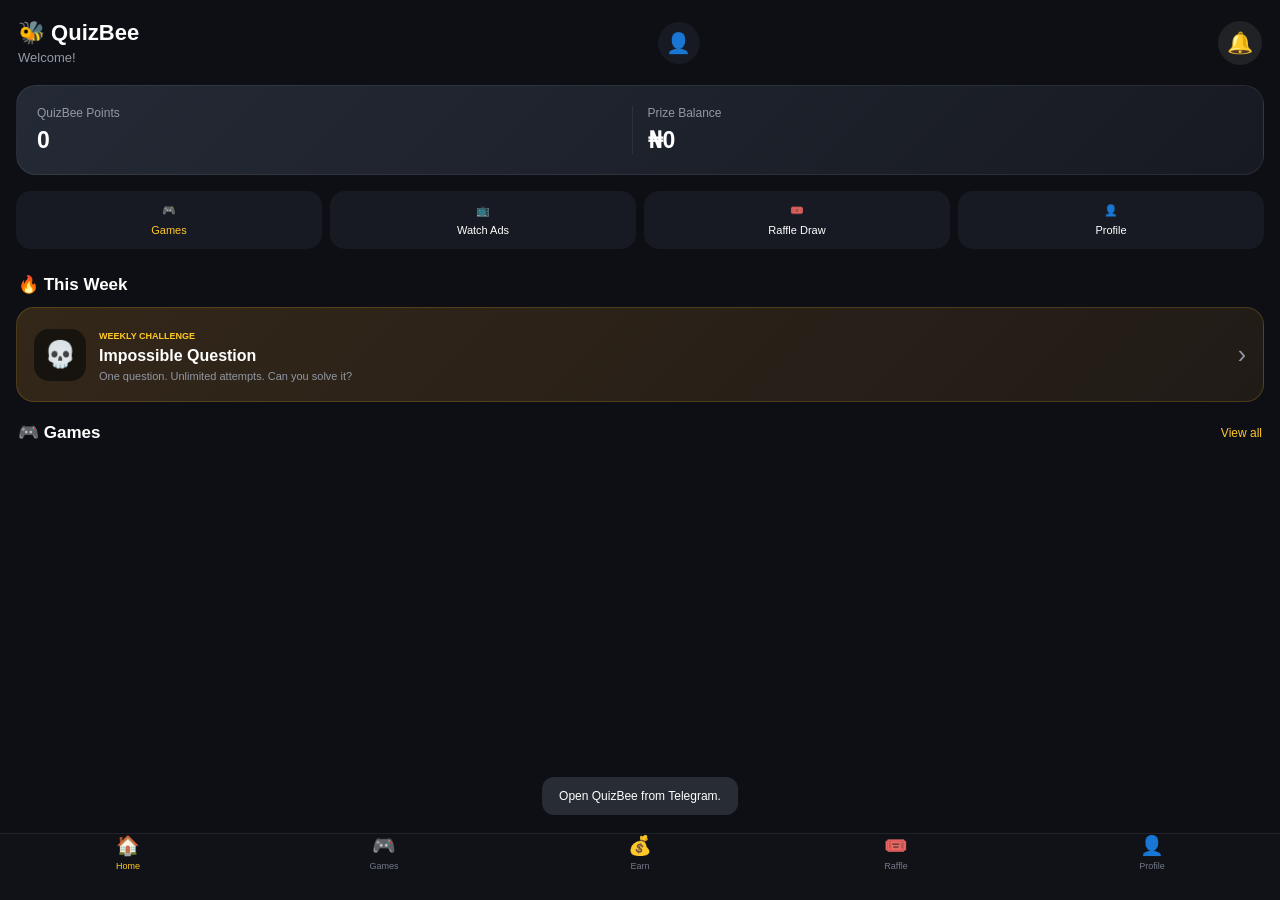
<file: index.html>
<!DOCTYPE html>
<html lang="en">
<head>
    <meta charset="UTF-8">
    <meta name="viewport"
          content="width=device-width, initial-scale=1.0,
          maximum-scale=1.0,user-scalable=no">

    <title>QuizBee</title>

    <script src="https://telegram.org/js/telegram-web-app.js"></script>

<!-- Monetag Telegram Mini App Ads -->
<script
    src="//libtl.com/sdk.js"
    data-zone="11853919"
    data-sdk="show_11853919">
</script>

<script src="config.js"></script>

    <link rel="stylesheet" href="style.css">
</head>

<body>

<div id="app">

    <header class="topbar">
        <div>
            <div class="brand">🐝 QuizBee</div>
            <div class="welcome" id="welcomeText">Welcome!</div>
        </div>

        <button class="profile-btn" onclick="showPage('profile')">
            👤
        </button>
    </header>


    <main>

        <!-- HOME -->
        <section id="homePage" class="page active">

            <div class="balance-card">
                <div>
                    <span class="balance-label">QuizBee Points</span>
                    <strong id="pointsBalance">0</strong>
                </div>

                <div>
                    <span class="balance-label">Prize Balance</span>
                    <strong id="prizeBalance">₦0</strong>
                </div>
            </div>


            <div class="quick-actions">

                <button onclick="showPage('games')">
                    🎮
                    <span>Games</span>
                </button>

                <button onclick="showPage('ads')">
                    📺
                    <span>Watch Ads</span>
                </button>

                <button onclick="showPage('raffle')">
                    🎟️
                    <span>Raffle Draw</span>
                </button>

                <button onclick="showPage('profile')">
                    👤
                    <span>Profile</span>
                </button>

            </div>


            <div class="section-title">
                <h2>🔥 This Week</h2>
            </div>

            <div class="featured-card" onclick="openGame('impossible_question')">

                <div class="featured-icon">💀</div>

                <div class="featured-content">
                    <span class="small-label">WEEKLY CHALLENGE</span>
                    <h2>Impossible Question</h2>
                    <p>One question. Unlimited attempts. Can you solve it?</p>
                </div>

                <span class="arrow">›</span>

            </div>


            <div class="section-title">
                <h2>🎮 Games</h2>
                <button onclick="showPage('games')">View all</button>
            </div>

            <div id="homeGames" class="game-grid"></div>

        </section>


        <!-- GAMES -->
        <section id="gamesPage" class="page">

            <div class="page-heading">
                <button class="back-btn" onclick="goHome()">‹</button>
                <h1>Games</h1>
            </div>

            <p class="page-description">
                Easy to understand. Hard to win.
            </p>

            <div id="gamesList" class="games-list"></div>

        </section>


        <!-- GAME DETAIL -->
        <section id="gamePage" class="page">

            <div class="page-heading">
                <button class="back-btn" onclick="showPage('games')">‹</button>
                <h1 id="gameTitle">Game</h1>
            </div>

            <div id="gameContent"></div>

        </section>


        <!-- ADS -->
        <section id="adsPage" class="page">

            <div class="page-heading">
                <button class="back-btn" onclick="goHome()">‹</button>
                <h1>📺 Watch Ads</h1>
            </div>

            <div class="ads-card">

                <div class="ad-big-icon">📺</div>

                <h2>Earn QuizBee Points</h2>

                <p>
                    Watch verified ads and earn points.
                    Complete today's target to claim your reward.
                </p>

                <div class="ad-progress">
                    <div class="progress-header">
                        <span>Ads watched</span>
                        <strong id="adsProgress">0/10</strong>
                    </div>

                    <div class="progress-bar">
                        <div id="adsProgressBar"></div>
                    </div>
                </div>

                <div class="reward-box">
                    <span>Reward Per Ad</span>
                    <strong id="adsRewardDisplay">+1 Point</strong>
                </div>

                <button
                    id="watchAdButton"
                    class="primary-btn"
                    onclick="watchAd()">
                    📺 WATCH AD
                </button>

            </div>

        </section>


        <!-- DAILY EARNING -->
        <section id="earningPage" class="page">

            <div class="page-heading">
                <button class="back-btn" onclick="goHome()">‹</button>
                <h1>💰 Daily Earning</h1>
            </div>

            <div
    class="earning-hint"
    id="adsEarningHint"
>
    💡 Low on points? Watch ads to earn QuizBee Points.
            </div> 

            <div id="dailyEarningContent">

                <div class="info-box">
                    Loading Daily Earning...
                </div>

            </div>

        </section>


        <!-- RAFFLE DRAW -->
        <section id="rafflePage" class="page">

            <div class="page-heading">
                <button class="back-btn" onclick="goHome()">‹</button>
                <h1>🎟️ Raffle Draw</h1>
            </div>

            <div class="info-box" style="text-align: center; padding: 30px 20px;">

                <div style="font-size: 55px; margin-bottom: 15px;">
                    🔒
                </div>

                <h2>Raffle Draw Coming Soon</h2>

                <p>
                    Weekly QuizBee raffles are coming soon.
                </p>

                <p>
                    Buy tickets with your QuizBee Points
                    and stand a chance to win exciting prizes.
                </p>

                <div style="margin-top: 20px; font-weight: 600;">
                    🐝 Stay tuned!
                </div>

            </div>

        </section>


        <!-- PROFILE -->
        <section id="profilePage" class="page">

            <div class="page-heading">
                <button class="back-btn" onclick="goHome()">‹</button>
                <h1>Profile</h1>
            </div>

            <div class="profile-card">

                <div class="avatar" id="profileAvatar">🐝</div>

                <h2 id="profileName">Player</h2>

                <span id="profileUsername">@player</span>

            </div>

            <div class="stats-grid">

                <div>
                    <strong id="profileScore">0</strong>
                    <span>Score</span>
                </div>

                <div>
                    <strong id="profileStreak">0</strong>
                    <span>Day Streak</span>
                </div>

                <div>
                    <strong id="profileReferrals">0</strong>
                    <span>Referrals</span>
                </div>

            </div>

            <!-- REFERRALS -->

<div class="profile-referral-card">

    <div class="profile-referral-header">

        <div>

            <h3>
                👥 Invite Friends
            </h3>

            <p>
                Share your referral link with friends.
            </p>

        </div>

        <strong
            id="profileReferralCount"
        >
            0
        </strong>

    </div>


    <div
        class="profile-referral-link-box"
    >

        <input
            id="profileReferralLink"
            type="text"
            readonly
            value="Loading referral link..."
        >

        <button
            onclick="copyReferralLink()"
        >
            📋 Copy
        </button>

    </div>

</div>

            <div class="menu-card">

                <button onclick="buyPoints()">
                    💰 Buy Points
                    <span>›</span>
                </button>

                <button onclick="withdrawPrize()">
                    💸 Withdraw Prize
                    <span>›</span>
                </button>

                <button
    onclick="showPage('gameHistory')"
>
    📜 Game History
    <span>›</span>
                </button>

                <button
    onclick="showPage('howQuizBeeWorks')"
>
    ℹ️ How QuizBee Works
    <span>›</span>
                </button> 

                <button
    onclick="openCommunityLink('channel')"
>
    📢 Telegram Channel
    <span>›</span>
</button>

<button
    onclick="openCommunityLink('support')"
>
    🆘 Customer Support
    <span>›</span>
</button>

            </div>

        </section>

        <!-- GAME HISTORY -->
<section id="gameHistoryPage" class="page">

    <div class="page-heading">

        <button
            class="back-btn"
            onclick="showPage('profile')"
        >
            ‹
        </button>

        <h1>📜 Game History</h1>

    </div>

    <div
        id="gameHistoryList"
        class="games-list"
    >

        <div class="info-box">
            Loading game history...
        </div>

    </div>

</section>

        <!-- HOW QUIZBEE WORKS -->
<section
    id="howQuizBeeWorksPage"
    class="page"
>

    <div class="page-heading">

        <button
            class="back-btn"
            onclick="showPage('profile')"
        >
            ‹
        </button>

        <h1>ℹ️ How QuizBee Works</h1>

    </div>


    <div class="info-box">

        <h2>🐝 Welcome to QuizBee</h2>

        <p>
            QuizBee is a skill-based gaming platform
            where you use QuizBee Points to enter games
            and compete for prizes.
        </p>

    </div>


    <div class="info-box">

        <h3>🪙 1. QuizBee Points</h3>

        <p>
            QuizBee Points are used to enter games
            and participate in activities on QuizBee.
        </p>

        <p>
            They are separate from your Prize Balance.
        </p>

    </div>


    <div class="info-box">

        <h3>🎮 2. Play Games</h3>

        <p>
            Choose an available game, pay its entry fee
            using QuizBee Points and play the challenge.
        </p>

        <p>
            Different games have different rules,
            challenges and winning conditions.
        </p>

    </div>


    <div class="info-box">

        <h3>🏆 3. Win Prizes</h3>

        <p>
            When you win an eligible competition,
            your prize is added to your Prize Balance.
        </p>

        <p>
            Prize Balance is separate from your
            QuizBee Points.
        </p>

    </div>


    <div class="info-box">

        <h3>💸 4. Withdraw Your Prize</h3>

        <p>
            You can request a withdrawal from your
            Prize Balance using the available payment
            methods.
        </p>

        <p>
            Withdrawals are reviewed and processed
            by QuizBee team.
        </p>

    </div>


    <div class="info-box">

        <h3>📺 5. Earn Points From Ads</h3>

        <p>
            Watch eligible rewarded advertisements
            and receive QuizBee Points after the
            advertisement is successfully completed.
        </p>

    </div>


    <div class="info-box">

        <h3>👥 6. Invite Friends</h3>

        <p>
            Share your personal referral link with
            friends.
        </p>

        <p>
            Referral attribution is recorded when
            a new user joins QuizBee through your
            referral link.
        </p>

    </div>


    <div class="info-box">

        <h3>🔥 7. Keep Playing</h3>

        <p>
            QuizBee also tracks your game participation
            streak.
        </p>

        <p>
            Your streak increases through successful
            new game participation and you stand a 
            chance to win a huge prize from having the
            highest streak for the week/month, same 
            applies to referrals.
        </p>

    </div>


    <div class="info-box">

        <strong>
            🐝 Easy to understand. Fun to play.
            Lots of prizes to win.
        </strong>

    </div>

</section>

    </main>


    <!-- BOTTOM NAVIGATION -->
    <nav class="bottom-nav">

        <button class="nav-item active" onclick="showPage('home')">
            <span>🏠</span>
            Home
        </button>

        <button class="nav-item" onclick="showPage('games')">
            <span>🎮</span>
            Games
        </button>

        <button class="nav-item" onclick="showPage('earning')">
            <span>💰</span>
            Earn
        </button>

        <button class="nav-item" onclick="showPage('raffle')">
            <span>🎟️</span>
            Raffle
        </button>

        <button class="nav-item" onclick="showPage('profile')">
            <span>👤</span>
            Profile
        </button>

    </nav>

</div>

<div id="toast"></div>

<script src="app.js"></script>
<script src="competition.js"></script>
<script src="wallet.js"></script>
<script src="daily_earning.js"></script>
<script src="raffle.js"></script>
<script src="notifications.js"></script>

</body>
            </html>
</file>
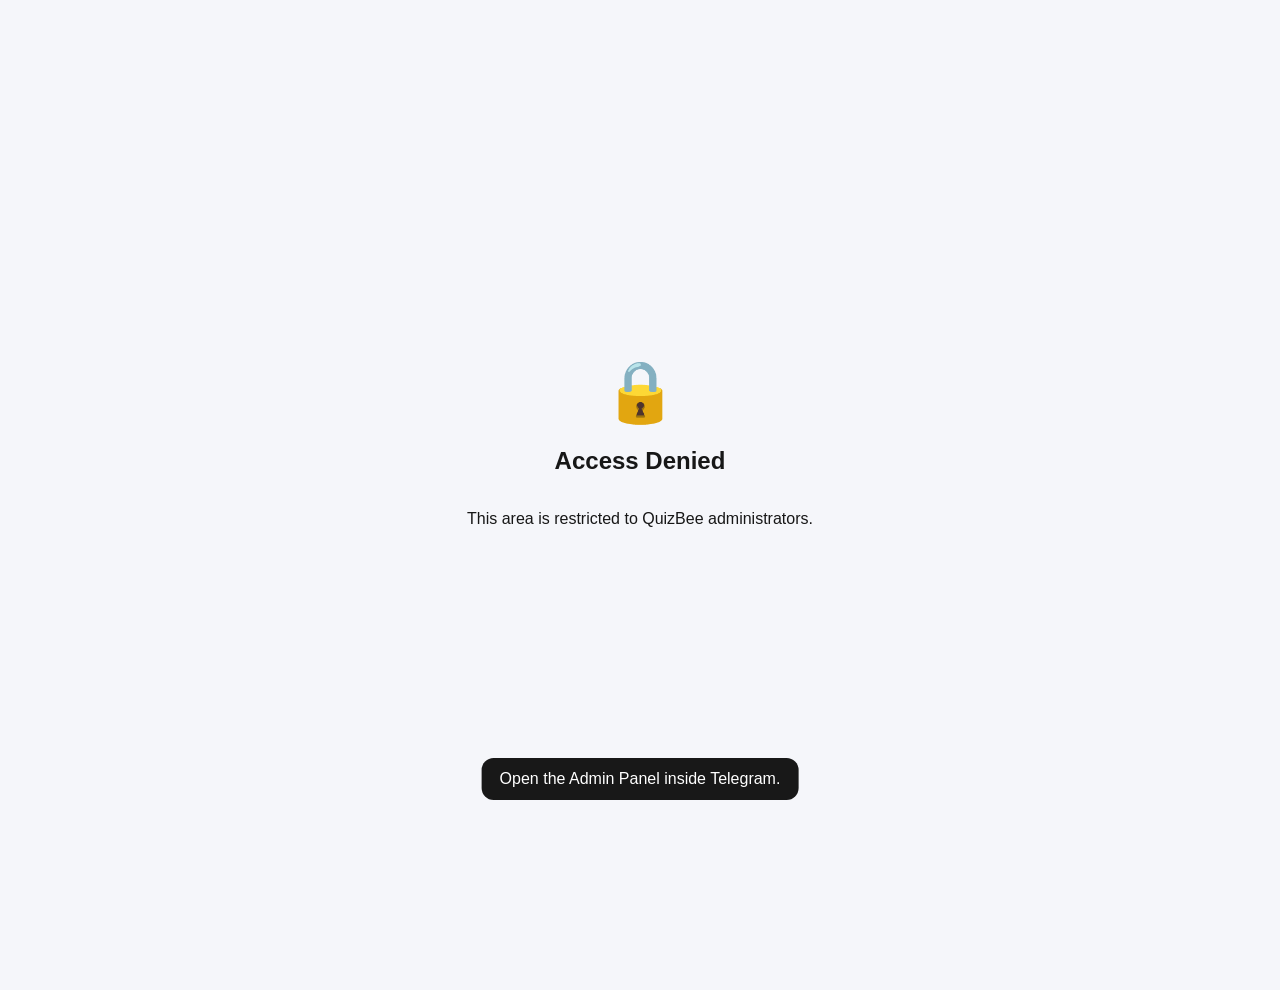
<file: admin/index.html>
<!DOCTYPE html>
<html lang="en">

<head>

    <meta charset="UTF-8">

    <meta
        name="viewport"
        content="width=device-width,
        initial-scale=1.0,
        maximum-scale=1.0,
        user-scalable=no"
    >

    <title>QuizBee Admin</title>

    <script src="https://telegram.org/js/telegram-web-app.js"></script>

    <script src="../config.js"></script>

    <link
        rel="stylesheet"
        href="admin.css"
    >

</head>


<body>

<div id="loadingScreen">

    <div class="loader">🐝</div>

    <h2>QuizBee Admin</h2>

    <p>Checking administrator access...</p>

</div>


<div
    id="deniedScreen"
    class="hidden"
>

    <div class="denied-icon">🔒</div>

    <h2>Access Denied</h2>

    <p>
        This area is restricted to
        QuizBee administrators.
    </p>

</div>


<div
    id="adminApp"
    class="hidden"
>

    <header class="topbar">

        <div>

            <div class="brand">
                🐝 QuizBee Admin
            </div>

            <div
                id="adminWelcome"
                class="welcome"
            >
                Administrator
            </div>

        </div>

        <button
            class="refresh-btn"
            onclick="refreshCurrentPage()"
        >
            ↻
        </button>

    </header>


    <main>

        <!-- DASHBOARD -->

        <section
            id="dashboardPage"
            class="page active"
        >

            <div class="page-title">

                <div>
                    <h1>Dashboard</h1>
                    <p>QuizBee overview</p>
                </div>

            </div>


            <div class="stats-grid">

                <div class="stat-card">
                    <span>👥</span>
                    <small>Users</small>
                    <strong id="statUsers">0</strong>
                </div>

                <div class="stat-card">
                    <span>🪙</span>
                    <small>QuizBee Points</small>
                    <strong id="statPoints">0</strong>
                </div>

                <div class="stat-card">
                    <span>💵</span>
                    <small>Prize Balance</small>
                    <strong id="statPrize">$0.00</strong>
                </div>

                <div class="stat-card">
                    <span>🎮</span>
                    <small>Active Games</small>
                    <strong id="statGames">0</strong>
                </div>

                <div class="stat-card">
                    <span>💸</span>
                    <small>Pending Withdrawals</small>
                    <strong id="statWithdrawals">0</strong>
                </div>

                <div class="stat-card">
                    <span>🛒</span>
                    <small>Pending Purchases</small>
                    <strong id="statOrders">0</strong>
                </div>

                <div class="stat-card online-stat-card">
                    <span>🟢</span>
                    <small>Online Now</small>
                    <strong id="statOnlineUsers">
                        0
                    </strong>
                  </div>

            </div>


            <div class="panel">

                <div class="panel-header">

                    <h2>Daily Earning</h2>

                    <button
                        class="primary-btn"
                        onclick="showPage('daily')"
                    >
                        Manage
                    </button>

                </div>

                <div id="dashboardDaily">
                    No active round.
                </div>

            </div>


                        <div class="panel">

                <div class="panel-header">

                    <div>

                        <h2>🟢 Online Members</h2>

                        <p>
                            Members active within the last 90 seconds.
                        </p>

                    </div>

                    <button
                        class="secondary-btn"
                        onclick="loadDashboard()"
                    >
                        ↻
                    </button>

                </div>

                <div
                    id="onlineMembersList"
                    class="list"
                >

                    <div class="list-card">
                        Loading online members...
                    </div>

                </div>

                        </div>

            
            <div class="panel">

                <div class="panel-header">

                    <h2>Quick Actions</h2>

                </div>

                <div class="quick-grid">

                    <button onclick="showPage('daily')">
                        💰
                        <span>Daily Earning</span>
                    </button>

                    <button onclick="showPage('games')">
                        🎮
                        <span>Games</span>
                    </button>

                    <button onclick="showPage('wallet')">
                        💳
                        <span>Wallet</span>
                    </button>

                    <button onclick="showPage('users')">
                        👥
                        <span>Users</span>
                    </button>

                    <button onclick="showPage('settings')">
                        ⚙️
                        <span>Settings</span>
                    </button>

                </div>

            </div>

        </section>


        <!-- USERS -->

        <section
            id="usersPage"
            class="page"
        >

            <div class="page-title">

                <div>
                    <h1>Users</h1>
                    <p>Manage QuizBee accounts</p>
                </div>

            </div>

            <div class="search-box">

                <input
                    id="userSearch"
                    type="text"
                    placeholder="Search Telegram ID, username or name..."
                >

                <button
                    onclick="loadUsers()"
                >
                    Search
                </button>

            </div>

            <div
                id="usersList"
                class="list"
            >
                Loading users...
            </div>

        </section>


        <!-- USER DETAILS -->

        <section
            id="userDetailsPage"
            class="page"
        >

            <button
                class="back-btn"
                onclick="showPage('users')"
            >
                ← Users
            </button>

            <div
                id="userDetails"
            >
                Loading...
            </div>

        </section>


        <!-- GAMES -->

        <section
    id="gamesPage"
    class="page"
>

    <div class="page-title">

        <div>
            <h1>Games</h1>
            <p>Manage QuizBee games</p>
        </div>

    </div>


    <!-- CHALLENGE CREATION / MANAGEMENT -->

    <div class="panel">

        <h2>Challenges</h2>

        <select
            id="challengeGameFilter"
            onchange="loadChallenges()"
        >

            <option value="">
                All Games
            </option>

        </select>

        <button
            class="primary-btn full"
            onclick="showChallengeForm()"
        >
            + Create Challenge
        </button>


        <div
            id="challengeForm"
            class="form-panel hidden"
        >

            <h3>New Challenge</h3>

            <label>Game</label>

            <select id="challengeGame"></select>

            <label>Title</label>

            <input
                id="challengeTitle"
                placeholder="Challenge title"
            >

            <label>Question</label>

            <textarea
                id="challengeQuestion"
                placeholder="Enter the question"
            ></textarea>

            <label>Correct Answer</label>

            <input
                id="challengeCorrect"
                placeholder="Admin answer"
            >

            <label>Accepted Answers</label>

            <input
                id="challengeAccepted"
                placeholder="Answer 1, Answer 2, Answer 3"
            >

            <label>Reward Points</label>

            <input
                id="challengeReward"
                type="number"
                value="10"
            >

            <label>Type</label>

            <select id="challengeType">

                <option value="text">
                    Text
                </option>

                <option value="choice">
                    Choice
                </option>

                <option value="image">
                    Image
                </option>

            </select>

            <div class="form-actions">

                <button
                    class="secondary-btn"
                    onclick="hideChallengeForm()"
                >
                    Cancel
                </button>

                <button
                    class="primary-btn"
                    onclick="createChallenge()"
                >
                    Create
                </button>

            </div>

        </div>


        <div
            id="challengesList"
            class="list"
        >
            Loading challenges...
        </div>

    </div>


    <!-- GAME MANAGEMENT -->

    <div class="panel">

        <div class="panel-header">

            <h2>🎮 Game Management</h2>

            <button
                class="secondary-btn"
                onclick="loadGames()"
            >
                Refresh
            </button>

        </div>

        <div
            id="gamesList"
            class="list"
        >
            Loading games...
        </div>

    </div>

        </section>


        <!-- DAILY EARNING -->

        <section
            id="dailyPage"
            class="page"
        >

            <div class="page-title">

                <div>
                    <h1>Daily Earning</h1>
                    <p>Create and settle earning rounds</p>
                </div>

            </div>


            <div class="panel">

                <h2>Create Round</h2>

                <label>Title</label>

                <input
                    id="dailyTitle"
                    value="Daily Earning"
                >

                <label>Mode</label>

                <select
                    id="dailyMode"
                    onchange="toggleDailyMode()"
                >

                    <option value="question">
                        Question
                    </option>

                    <option value="task">
                        Task
                    </option>

                </select>


                <div id="dailyQuestionFields">

                    <label>Question</label>

                    <textarea
                        id="dailyQuestion"
                        placeholder="Enter question"
                    ></textarea>

                    <label>Correct Answer</label>

                    <input
                        id="dailyCorrect"
                        placeholder="Correct answer"
                    >

                    <label>Accepted Answers</label>

                    <input
                        id="dailyAccepted"
                        placeholder="Answer 1, Answer 2"
                    >

                </div>


                <div id="dailyTaskFields" class="hidden">

                    <label>Task Instructions</label>

                    <textarea
                        id="dailyInstructions"
                        placeholder="Tell users what to do"
                    ></textarea>

                </div>


                <label>Prize Pool (USD)</label>

                <input
                    id="dailyPrize"
                    type="number"
                    step="0.01"
                    value="10"
                >

                <label>Maximum Participants</label>

                <input
                    id="dailyMax"
                    type="number"
                    value="100"
                >

                <label>Start Time</label>

                <input
                    id="dailyStart"
                    type="datetime-local"
                >

                <label>End Time</label>

                <input
                    id="dailyEnd"
                    type="datetime-local"
                >

                <div class="info-box">

                    Entry fee:
                    <strong>10 QuizBee Points</strong>

                </div>

                <button
                    class="primary-btn full"
                    onclick="createDailyRound()"
                >
                    Create Daily Earning Round
                </button>

            </div>


            <div class="panel">

                <div class="panel-header">

                    <h2>Rounds</h2>

                    <button
                        class="secondary-btn"
                        onclick="loadDailyRounds()"
                    >
                        Refresh
                    </button>

                </div>

                <div
                    id="dailyRoundsList"
                    class="list"
                >
                    Loading...
                </div>

            </div>

        </section>


        <!-- DAILY ROUND DETAILS -->

        <section
            id="dailyDetailsPage"
            class="page"
        >

            <button
                class="back-btn"
                onclick="showPage('daily')"
            >
                ← Daily Earning
            </button>

            <div
                id="dailyDetails"
            >
                Loading...
            </div>

        </section>


        <!-- WALLET -->

        <section
            id="walletPage"
            class="page"
        >

            <div class="page-title">

                <div>
                    <h1>Wallet</h1>
                    <p>Purchases and withdrawals</p>
                </div>

            </div>


            <div class="tabs">

                <button
                    class="tab active"
                    onclick="loadWithdrawals()"
                >
                    Withdrawals
                </button>

                <button
                    class="tab"
                    onclick="loadPointOrders()"
                >
                    Point Purchases
                </button>

            </div>


            <div
                id="walletList"
                class="list"
            >
                Loading...
            </div>

        </section>


<!-- RAFFLE DRAW -->

<section
    id="rafflePage"
    class="page"
>

    <div class="page-title">

        <div>
            <h1>🎟️ Raffle Draw</h1>
            <p>Manage weekly raffle draws</p>
        </div>

    </div>


    <!-- CREATE RAFFLE -->

    <div class="panel">

        <div class="panel-header">

            <h2>Create Raffle</h2>

        </div>


        <label>
            Prize Name
        </label>

        <input
            id="rafflePrizeName"
            type="text"
            placeholder="e.g. ₦50,000 Cash Prize"
        >


        <label>
            Prize Image URL
        </label>

        <input
            id="rafflePrizeImage"
            type="url"
            placeholder="https://..."
        >

        <div
            id="raffleImagePreview"
            class="raffle-image-preview"
        >
            No image selected.
        </div>


        <label>
            Start Date & Time
        </label>

        <input
            id="raffleStart"
            type="datetime-local"
        >


        <label>
            End Date & Time
        </label>

        <input
            id="raffleEnd"
            type="datetime-local"
        >


        <div class="info-box">

            <strong>🎟️ Ticket Price</strong>

            <p>
                Each raffle ticket costs
                <strong>100 QuizBee Points.</strong>
            </p>

            <p>
                Users can purchase multiple tickets.
            </p>

        </div>


        <button
            class="primary-btn full"
            onclick="createRaffle()"
        >
            🎟️ Create Raffle
        </button>

    </div>


    <!-- RAFFLE ENABLE/DISABLE -->

    <div class="panel">

        <div class="panel-header">

            <h2>Raffle System</h2>

            <span
                id="raffleSystemStatus"
                class="badge"
            >
                Locked
            </span>

        </div>

        <p>
            The raffle system can be enabled or
            disabled globally.
        </p>


        <label class="switch-row">

            <span>
                🎟️ Raffle Enabled
            </span>

            <input
                id="raffleEnabled"
                type="checkbox"
                onchange="toggleRaffleEnabled()"
            >

        </label>

    </div>


    <!-- RAFFLES -->

    <div class="panel">

        <div class="panel-header">

            <h2>Raffles</h2>

            <button
                class="secondary-btn"
                onclick="loadRaffles()"
            >
                Refresh
            </button>

        </div>


        <div
            id="rafflesList"
            class="list"
        >
            Loading raffles...
        </div>

    </div>


    <!-- RAFFLE DETAILS -->

    <div
        id="raffleDetails"
        class="hidden"
    ></div>

</section>
        

<!-- ========================================================
     REFERRAL / STREAK
========================================================= -->

<section
    id="referralStreakPage"
    class="page"
>

    <div class="page-title">

        <div>

            <h1>
                👥 Referral / Streak
            </h1>

            <p>
                Referral campaigns and monthly streak tracking
            </p>

        </div>

    </div>


    <!-- REFERRALS -->

    <div class="panel">

        <div class="panel-header">

            <h2>
                👥 Referral Leaderboard
            </h2>

            <button
                class="secondary-btn"
                onclick="copyReferralTop10()"
            >
                📋 Copy Top 10
            </button>

        </div>


        <div class="tabs">

            <button
                id="referralWeeklyTab"
                class="tab active"
                onclick="
                    loadReferralLeaderboard('weekly')
                "
            >
                Weekly
            </button>

            <button
                id="referralMonthlyTab"
                class="tab"
                onclick="
                    loadReferralLeaderboard('monthly')
                "
            >
                Monthly
            </button>

        </div>


        <div
            id="referralLeaderboard"
            class="list"
        >

            Loading...

        </div>

    </div>


    <!-- REFERRAL DETAILS -->

    <div
        id="referralDetailsPanel"
        class="panel"
        style="display:none;"
    >

        <div class="panel-header">

            <h2 id="referralDetailsTitle">
                Referred Users
            </h2>

            <button
                class="secondary-btn"
                onclick="closeReferralDetails()"
            >
                ← Back
            </button>

        </div>


        <div
            id="referralDetailsList"
            class="list"
        >

            Loading...

        </div>

    </div>


    <!-- STREAK -->

    <div class="panel">

        <div class="panel-header">

            <h2>
                🔥 Highest Streak This Month
            </h2>

        </div>


        <div
            id="streakLeaderboard"
            class="list"
        >

            Loading...

        </div>

    </div>

</section> 
        
        
        <!-- SETTINGS -->

        <section
            id="settingsPage"
            class="page"
        >

            <div class="page-title">

                <div>
                    <h1>Settings</h1>
                    <p>QuizBee global settings</p>
                </div>

            </div>


            <div class="panel">

                <label>
                    Participant Visibility
                </label>

                <select
                    id="participantVisibility"
                >

                    <option value="hidden">
                        Hidden
                    </option>

                    <option value="total">
                        Show Total
                    </option>

                    <option value="per_game">
                        Show Per Game
                    </option>

                </select>


                <label class="switch-row">

    <span>
        🚧 Global Maintenance Mode
    </span>

    <input
        id="maintenanceMode"
        type="checkbox"
    >

</label>

<div class="info-box">

    <strong>
        Global Maintenance
    </strong>

    <p>
        When enabled, normal users cannot
        access QuizBee. Test users listed
        below can continue using the app.
    </p>

</div>

<label>
    Maintenance Message
</label>

<textarea
    id="maintenanceMessage"
    placeholder="Message shown to users during maintenance."
    rows="4"
></textarea>

<label>
    Maintenance Test Users
</label>

<textarea
    id="maintenanceExceptions"
    placeholder="Enter Telegram IDs, one per line..."
    rows="6"
></textarea>

<div class="info-box">

    <strong>
        🧪 Test User Bypass
    </strong>

    <p>
        Telegram IDs listed here can use
        QuizBee normally while maintenance
        mode is active.
    </p>

</div>


                <label class="switch-row">

                    <span>
                        Daily Earning Enabled
                    </span>

                    <input
                        id="dailyEnabled"
                        type="checkbox"
                    >

                </label>


          <!-- ADS SETTINGS -->

<div class="panel">

    <div class="panel-header">

        <h2>
            📺 Ads & Monetization
        </h2>

    </div>


    <p>
        Control rewarded AdsGram advertising
        and the points users receive for
        completed ads.
    </p>


    <label class="switch-row">

        <span>
            📺 Ads Enabled
        </span>

        <input
            id="adsEnabled"
            type="checkbox"
        >

    </label>


    <label>
        Points Per Completed Ad
    </label>

    <input
        id="adsRewardPoints"
        type="number"
        min="1"
        max="100"
        value="1"
        inputmode="numeric"
    >


    <label>
        Maximum Ads Per User Per Day
    </label>

    <input
        id="adsDailyLimit"
        type="number"
        min="1"
        max="10000"
        value="10"
        inputmode="numeric"
    >


    <div class="info-box">

        <strong>
            💡 Current setup
        </strong>

        <p>
            Users watch a Reward ad and receive
            points only after AdsGram reports that
            the ad was completed.
        </p>

    </div>

</div>


       <!-- ADS ACTIVITY -->

<div class="panel">

    <div class="panel-header">

        <h2>
            📊 Ad Activity
        </h2>

        <button
            class="secondary-btn"
            onclick="loadAdsActivity()"
        >
            ↻ Refresh
        </button>

    </div>


    <p>
        Monitor how many ads users have watched
        today, this week, and this month.
    </p>


    <div
        class="ads-sort-row"
        id="adsSortButtons"
    >

        <button
            id="adsSortToday"
            class="primary-btn"
            onclick="loadAdsActivity('today')"
        >
            Today
        </button>

        <button
            id="adsSortWeekly"
            class="secondary-btn"
            onclick="loadAdsActivity('weekly')"
        >
            This Week
        </button>

        <button
            id="adsSortMonthly"
            class="secondary-btn"
            onclick="loadAdsActivity('monthly')"
        >
            This Month
        </button>

    </div>


    <div
        id="adsActivitySummary"
        class="info-box"
    >
        Loading ad activity...
    </div>


    <div class="ads-activity-table-wrap">

        <table
            class="ads-activity-table"
        >

            <thead>

                <tr>

                    <th>User</th>

                    <th>Ads Today</th>

                    <th>Weekly Ads</th>

                    <th>Monthly Ads</th>

                    <th>Last Ad</th>

                </tr>

            </thead>


            <tbody
                id="adsActivityBody"
            >

                <tr>

                    <td
                        colspan="5"
                    >
                        Loading...
                    </td>

                </tr>

            </tbody>

        </table>

    </div>

</div>

                
          <!-- FUNDING PAYMENT SETTINGS -->

<div class="panel">

    <div class="panel-header">

        <h2>
            💰 Funding Payment Details
        </h2>

    </div>

    <p>
        These details are shown to users by
        the QuizBee Funding Bot.
    </p>


    <h3>
        🇳🇬 NGN Bank Payment
    </h3>

    <label>
        Bank Name
    </label>

    <input
        id="fundingNgnBankName"
        type="text"
        placeholder="e.g. Opay"
    >


    <label>
        Account Name
    </label>

    <input
        id="fundingNgnAccountName"
        type="text"
        placeholder="Account holder name"
    >


    <label>
        Account Number
    </label>

    <input
        id="fundingNgnAccountNumber"
        type="text"
        inputmode="numeric"
        placeholder="Account number"
    >


    <label>
        NGN Instructions
    </label>

    <textarea
        id="fundingNgnInstructions"
        rows="4"
        placeholder="Additional payment instructions..."
    ></textarea>


    <hr>


    <h3>
        💵 USDT Payment
    </h3>


    <label>
        Network
    </label>

    <input
        id="fundingUsdtNetwork"
        type="text"
        value="BEP20"
        placeholder="BEP20"
    >


    <label>
        USDT Wallet Address
    </label>

    <input
        id="fundingUsdtAddress"
        type="text"
        placeholder="Your USDT BEP20 address"
    >


    <label>
        USDT Instructions
    </label>

    <textarea
        id="fundingUsdtInstructions"
        rows="4"
        placeholder="Additional USDT payment instructions..."
    ></textarea>


    <button
        class="primary-btn full"
        onclick="saveFundingSettings()"
    >
        Save Funding Details
    </button>

</div>
                <button
                    class="primary-btn full"
                    onclick="saveSettings()"
                >
                    Save Settings
                </button>

            </div>

        <!-- COMMUNITY SETTINGS -->

<div class="panel">

    <div class="panel-header">

        <h2>
            📢 Community & Support
        </h2>

    </div>

    <p>
        These links are shown to QuizBee users
        in their Profile.
    </p>


    <label>
        📢 Telegram Channel
    </label>

    <input
        id="telegramChannelUrl"
        type="url"
        placeholder="https://t.me/your_channel"
    >


    <label>
        🆘 Customer Support
    </label>

    <input
        id="customerSupportUrl"
        type="url"
        placeholder="https://t.me/your_support"
    >


    <button
        class="primary-btn full"
        onclick="saveCommunitySettings()"
    >
        Save Community Settings
    </button>

</div>

        </section>

    </main>


    <nav class="bottom-nav">

        <button
            class="nav-item active"
            onclick="showPage('dashboard')"
        >
            <span>🏠</span>
            Dashboard
        </button>

        <button
            class="nav-item"
            onclick="showPage('users')"
        >
            <span>👥</span>
            Users
        </button>

        <button
            class="nav-item"
            onclick="showPage('games')"
        >
            <span>🎮</span>
            Games
        </button>

        <button
            class="nav-item"
            onclick="showPage('daily')"
        >
            <span>💰</span>
            Daily
        </button>

        <button
            class="nav-item"
            onclick="showPage('wallet')"
        >
            <span>💳</span>
            Wallet
        </button>

        <button
    class="nav-item"
    onclick="showPage('raffle')"
>
    <span>🎟️</span>
    Raffle
        </button> 

        <button
    class="nav-item"
    onclick="showPage('referralStreak')"
>
    <span>👥</span>
    Referral
        </button>
        
        <button
    class="nav-item"
    onclick="showPage('settings')"
>
    <span>⚙️</span>
    Settings
        </button>

    </nav>

</div>


<div id="toast"></div>


<script src="admin.js"></script>
<script src="admin_competition.js"></script>
<script src="admin_notifications.js"></script>

</body>

  </html>
</file>
<file: style.css>
* {
    box-sizing: border-box;
    margin: 0;
    padding: 0;
}

:root {
    --bg: #0d0f14;
    --card: #171a22;
    --card2: #1e222c;
    --text: #ffffff;
    --muted: #9298a5;
    --yellow: #ffc928;
    --green: #35d07f;
    --red: #ff5263;
    --border: rgba(255,255,255,.07);
}

body {
    background: var(--bg);
    color: var(--text);
    font-family: Arial, sans-serif;
    min-height: 100vh;
}

button {
    font: inherit;
    border: 0;
    cursor: pointer;
}

#app {
    min-height: 100vh;
    padding-bottom: 80px;
}

.topbar {
    display: flex;
    justify-content: space-between;
    align-items: center;
    padding: 20px 18px;
}

.brand {
    font-size: 22px;
    font-weight: 800;
}

.welcome {
    margin-top: 4px;
    color: var(--muted);
    font-size: 13px;
}

.profile-btn {
    width: 42px;
    height: 42px;
    border-radius: 50%;
    background: var(--card);
    color: white;
    font-size: 20px;
}

.page {
    display: none;
    padding: 0 16px 20px;
}

.page.active {
    display: block;
}

.balance-card {
    background: linear-gradient(135deg, #242a35, #171a22);
    border: 1px solid var(--border);
    border-radius: 20px;
    padding: 20px;
    display: grid;
    grid-template-columns: 1fr 1fr;
    gap: 15px;
}

.balance-card > div:first-child {
    border-right: 1px solid var(--border);
}

.balance-label {
    display: block;
    color: var(--muted);
    font-size: 12px;
    margin-bottom: 7px;
}

.balance-card strong {
    font-size: 23px;
}

.quick-actions {
    display: grid;
    grid-template-columns: repeat(4,1fr);
    gap: 8px;
    margin: 16px 0 25px;
}

.quick-actions button {
    background: var(--card);
    color: white;
    border-radius: 15px;
    padding: 13px 5px;
    display: flex;
    flex-direction: column;
    gap: 7px;
    align-items: center;
    font-size: 11px;
}

.quick-actions button:first-child {
    color: var(--yellow);
}

.section-title {
    display: flex;
    justify-content: space-between;
    align-items: center;
    margin: 20px 2px 12px;
}

.section-title h2 {
    font-size: 17px;
}

.section-title button {
    background: none;
    color: var(--yellow);
    font-size: 12px;
}

.featured-card {
    background: linear-gradient(135deg,#332719,#211b17);
    border: 1px solid rgba(255,201,40,.18);
    border-radius: 18px;
    padding: 17px;
    display: flex;
    align-items: center;
    gap: 13px;
}

.featured-icon {
    width: 52px;
    height: 52px;
    background: #17130f;
    border-radius: 15px;
    display: flex;
    align-items: center;
    justify-content: center;
    font-size: 26px;
}

.featured-content {
    flex: 1;
}

.small-label {
    color: var(--yellow);
    font-size: 9px;
    font-weight: 700;
}

.featured-content h2 {
    font-size: 16px;
    margin: 4px 0;
}

.featured-content p {
    color: var(--muted);
    font-size: 11px;
    line-height: 1.4;
}

.arrow {
    color: var(--muted);
    font-size: 25px;
}

.game-grid {
    display: grid;
    grid-template-columns: 1fr 1fr;
    gap: 10px;
}

.game-card {
    background: var(--card);
    border: 1px solid var(--border);
    border-radius: 17px;
    padding: 16px;
    min-height: 145px;
    position: relative;
}

.game-card.locked {
    opacity: .55;
}

.game-icon {
    font-size: 27px;
    margin-bottom: 15px;
}

.game-card h3 {
    font-size: 14px;
}

.game-card p {
    color: var(--muted);
    font-size: 10px;
    margin-top: 6px;
    line-height: 1.4;
}

.status {
    position: absolute;
    right: 10px;
    top: 10px;
    font-size: 9px;
    background: #202631;
    padding: 5px 7px;
    border-radius: 8px;
}

.status.unlocked {
    color: var(--green);
}

.status.locked {
    color: var(--muted);
}

.page-heading {
    display: flex;
    align-items: center;
    gap: 10px;
    margin: 5px 0 10px;
}

.page-heading h1 {
    font-size: 22px;
}

.back-btn {
    background: var(--card);
    color: white;
    width: 38px;
    height: 38px;
    border-radius: 12px;
    font-size: 25px;
}

.page-description {
    color: var(--muted);
    font-size: 13px;
    margin-bottom: 18px;
}

.games-list {
    display: flex;
    flex-direction: column;
    gap: 10px;
}

.game-list-card {
    background: var(--card);
    border: 1px solid var(--border);
    padding: 17px;
    border-radius: 17px;
    display: flex;
    align-items: center;
    gap: 13px;
}

.game-list-card .game-icon {
    margin: 0;
}

.game-list-card .game-info {
    flex: 1;
}

.game-list-card h3 {
    font-size: 15px;
}

.game-list-card p {
    color: var(--muted);
    font-size: 11px;
    margin-top: 5px;
}

.entry {
    color: var(--yellow);
    font-size: 11px;
    margin-top: 6px;
}

.locked-card {
    opacity: .5;
}

.game-detail-card {
    background: var(--card);
    border-radius: 20px;
    padding: 20px;
    border: 1px solid var(--border);
}

.game-detail-icon {
    font-size: 48px;
    text-align: center;
    margin-bottom: 12px;
}

.game-detail-card h2 {
    text-align: center;
    font-size: 22px;
}

.game-description {
    color: var(--muted);
    text-align: center;
    line-height: 1.6;
    margin: 10px 0 20px;
    font-size: 13px;
}

.challenge-box {
    background: var(--card2);
    border-radius: 16px;
    padding: 18px;
    margin-top: 15px;
}

.challenge-box h3 {
    margin-bottom: 12px;
    font-size: 15px;
}

.question {
    font-size: 17px;
    line-height: 1.5;
    font-weight: 600;
}

.options {
    display: grid;
    gap: 9px;
    margin-top: 15px;
}

.option-btn {
    background: #252a34;
    border: 1px solid var(--border);
    color: white;
    padding: 13px;
    border-radius: 12px;
    text-align: left;
}

.option-btn:hover {
    border-color: var(--yellow);
}

.number-input {
    width: 100%;
    background: #252a34;
    color: white;
    border: 1px solid var(--border);
    border-radius: 12px;
    padding: 15px;
    outline: none;
    font-size: 18px;
    margin: 10px 0;
}

.primary-btn {
    width: 100%;
    padding: 15px;
    border-radius: 13px;
    background: var(--yellow);
    color: #111;
    font-weight: 800;
    margin-top: 12px;
}

.primary-btn:disabled {
    opacity: .4;
}

.info-box {
    background: #20252e;
    border-radius: 13px;
    padding: 13px;
    color: var(--muted);
    font-size: 12px;
    line-height: 1.5;
    margin-top: 12px;
}

.ads-card {
    background: var(--card);
    border-radius: 20px;
    padding: 22px;
    border: 1px solid var(--border);
    text-align: center;
}

.ad-big-icon {
    font-size: 55px;
    margin-bottom: 15px;
}

.ads-card p {
    color: var(--muted);
    font-size: 13px;
    line-height: 1.5;
    margin: 10px 0 20px;
}

.progress-header {
    display: flex;
    justify-content: space-between;
    color: var(--muted);
    font-size: 12px;
    margin-bottom: 8px;
}

.progress-bar {
    height: 9px;
    background: #282d36;
    border-radius: 20px;
    overflow: hidden;
}

.progress-bar div {
    height: 100%;
    width: 0;
    background: var(--yellow);
}

.reward-box {
    display: flex;
    justify-content: space-between;
    margin-top: 17px;
    background: var(--card2);
    padding: 14px;
    border-radius: 12px;
}

.reward-box span {
    color: var(--muted);
}

.reward-box strong {
    color: var(--green);
}

.tabs {
    display: flex;
    gap: 7px;
    margin: 15px 0;
}

.tabs button {
    flex: 1;
    background: var(--card);
    color: var(--muted);
    padding: 11px;
    border-radius: 11px;
}

.tabs button.active {
    color: #111;
    background: var(--yellow);
}

.leaderboard-list {
    display: flex;
    flex-direction: column;
    gap: 8px;
}

.rank-row {
    display: flex;
    align-items: center;
    gap: 12px;
    background: var(--card);
    padding: 13px;
    border-radius: 14px;
}

.rank-number {
    width: 28px;
    text-align: center;
    font-weight: 800;
}

.rank-name {
    flex: 1;
}

.rank-score {
    color: var(--yellow);
    font-weight: 700;
}

.profile-card {
    background: var(--card);
    border-radius: 20px;
    padding: 25px;
    text-align: center;
    border: 1px solid var(--border);
}

.avatar {
    width: 75px;
    height: 75px;
    background: var(--card2);
    border-radius: 50%;
    margin: auto;
    display: flex;
    align-items: center;
    justify-content: center;
    font-size: 36px;
    margin-bottom: 12px;
}

.profile-card h2 {
    font-size: 19px;
}

.profile-card span {
    color: var(--muted);
    font-size: 12px;
}

.stats-grid {
    display: grid;
    grid-template-columns: repeat(3,1fr);
    gap: 8px;
    margin: 12px 0;
}

.stats-grid div {
    background: var(--card);
    border-radius: 14px;
    padding: 14px 5px;
    text-align: center;
}

.stats-grid strong {
    display: block;
    color: var(--yellow);
}

.stats-grid span {
    color: var(--muted);
    font-size: 10px;
}

.menu-card {
    background: var(--card);
    border-radius: 17px;
    overflow: hidden;
}

.menu-card button {
    width: 100%;
    padding: 17px;
    background: none;
    color: white;
    border-bottom: 1px solid var(--border);
    display: flex;
    justify-content: space-between;
    text-align: left;
}

.menu-card button:last-child {
    border-bottom: 0;
}

.bottom-nav {
    position: fixed;
    bottom: 0;
    left: 0;
    right: 0;
    height: 67px;
    background: rgba(17,19,25,.96);
    border-top: 1px solid var(--border);
    display: grid;
    grid-template-columns: repeat(5,1fr);
    z-index: 20;
}

.nav-item {
    background: none;
    color: #737987;
    font-size: 9px;
    display: flex;
    flex-direction: column;
    align-items: center;
    gap: 4px;
}

.nav-item span {
    font-size: 19px;
}

.nav-item.active {
    color: var(--yellow);
}

#toast {
    position: fixed;
    left: 50%;
    bottom: 85px;
    transform: translateX(-50%);
    background: #272c35;
    color: white;
    padding: 12px 17px;
    border-radius: 12px;
    font-size: 12px;
    opacity: 0;
    pointer-events: none;
    transition: .25s;
    z-index: 100;
    max-width: 90%;
    text-align: center;
}

#toast.show {
    opacity: 1;
        }

/* ============================================================
   WALLET
   ============================================================ */

.wallet-page {
    padding-bottom: 30px;
}

.wallet-balance-card,
.withdraw-balance-card {
    background: var(--card);
    border: 1px solid var(--border);
    border-radius: 18px;
    padding: 20px;
    margin-bottom: 18px;
}

.wallet-balance-card span,
.withdraw-balance-card span {
    display: block;
    color: var(--muted);
    font-size: 12px;
    margin-bottom: 8px;
}

.wallet-balance-card strong,
.withdraw-balance-card strong {
    display: block;
    font-size: 30px;
    margin-bottom: 6px;
}

.wallet-balance-card small,
.withdraw-balance-card small {
    color: var(--muted);
    font-size: 11px;
}

.wallet-section-title {
    font-size: 14px;
    font-weight: 700;
    margin: 20px 0 10px;
}

.wallet-option {
    width: 100%;
    display: flex;
    align-items: center;
    gap: 12px;
    background: var(--card);
    color: var(--text);
    border: 1px solid var(--border);
    border-radius: 16px;
    padding: 15px;
    margin-bottom: 10px;
    text-align: left;
    cursor: pointer;
}

.wallet-option:active {
    transform: scale(0.98);
}

.wallet-option-icon {
    width: 42px;
    height: 42px;
    display: flex;
    align-items: center;
    justify-content: center;
    background: var(--bg);
    border-radius: 12px;
    font-size: 22px;
    flex-shrink: 0;
}

.wallet-option-info {
    flex: 1;
}

.wallet-option-info strong {
    display: block;
    font-size: 14px;
    margin-bottom: 4px;
}

.wallet-option-info span {
    display: block;
    font-size: 12px;
}

.wallet-option-info small {
    display: block;
    color: var(--muted);
    font-size: 10px;
    margin-top: 4px;
}

.wallet-arrow {
    font-size: 24px;
    color: var(--muted);
}

.stars-option {
    border-color: rgba(255, 215, 0, 0.35);
}

.wallet-note {
    background: var(--card);
    border: 1px solid var(--border);
    border-radius: 15px;
    padding: 15px;
    margin-top: 15px;
}

.wallet-note strong {
    display: block;
    margin-bottom: 8px;
}

.wallet-note p {
    color: var(--muted);
    font-size: 11px;
    line-height: 1.5;
    margin: 6px 0;
}

.secondary-wallet-btn {
    width: 100%;
    margin-top: 12px;
    padding: 13px;
    border-radius: 12px;
    border: 1px solid var(--border);
    background: transparent;
    color: var(--text);
    font-weight: 700;
}

.wallet-input {
    width: 100%;
    box-sizing: border-box;
    padding: 14px;
    border-radius: 12px;
    border: 1px solid var(--border);
    background: var(--card);
    color: var(--text);
    outline: none;
    margin-bottom: 12px;
    font-size: 14px;
}

.wallet-input:focus {
    border-color: var(--yellow);
}

.wallet-form-group {
    margin-bottom: 4px;
}

.wallet-form-group label {
    display: block;
    font-size: 11px;
    color: var(--muted);
    margin-bottom: 6px;
}

.withdraw-methods {
    display: grid;
    grid-template-columns: 1fr 1fr;
    gap: 10px;
    margin-bottom: 15px;
}

.withdraw-method {
    padding: 13px 10px;
    border-radius: 12px;
    border: 1px solid var(--border);
    background: var(--card);
    color: var(--text);
    font-weight: 700;
}

.withdraw-method.active {
    border-color: var(--yellow);
}

.wallet-warning {
    padding: 12px;
    border-radius: 12px;
    background: rgba(255, 165, 0, 0.08);
    border: 1px solid rgba(255, 165, 0, 0.25);
    color: var(--muted);
    font-size: 11px;
    line-height: 1.5;
    margin-bottom: 12px;
}

.wallet-submit-btn {
    width: 100%;
    margin-top: 15px;
}

.wallet-history-row {
    display: flex;
    justify-content: space-between;
    align-items: center;
    gap: 12px;
    background: var(--card);
    border: 1px solid var(--border);
    border-radius: 14px;
    padding: 14px;
    margin-bottom: 9px;
}

.wallet-history-row > div:first-child {
    flex: 1;
}

.wallet-history-row strong {
    display: block;
    font-size: 12px;
    line-height: 1.4;
}

.wallet-history-row small {
    display: block;
    color: var(--muted);
    font-size: 9px;
    margin-top: 4px;
}

.wallet-positive {
    color: #4ade80;
    font-weight: 700;
    text-align: right;
}

.wallet-negative {
    color: #f87171;
    font-weight: 700;
    text-align: right;
}

.wallet-withdrawal-amount {
    font-weight: 700;
    text-align: right;
}

.wallet-withdrawal-amount small {
    color: var(--muted);
}

/* ============================================================
   DAILY EARNING
   ============================================================ */

.earning-hint {
    background: #2b2515;
    border: 1px solid #5c4a1b;
    color: #f4d96b;
    border-radius: 15px;
    padding: 13px;
    font-size: 12px;
    line-height: 1.5;
    margin-bottom: 14px;
}

.earning-card {
    background: var(--card);
    border: 1px solid var(--border);
    border-radius: 20px;
    padding: 20px;
    margin-bottom: 18px;
}

.earning-badge {
    display: inline-block;
    background: var(--card2);
    color: var(--yellow);
    padding: 7px 10px;
    border-radius: 10px;
    font-size: 11px;
    font-weight: 700;
    margin-bottom: 12px;
}

.earning-card h2 {
    margin: 5px 0 12px;
    font-size: 20px;
}

.earning-prize {
    font-size: 34px;
    font-weight: 900;
    color: var(--green);
}

.earning-prize-label {
    color: var(--muted);
    font-size: 11px;
    margin-top: 2px;
}

.earning-meta {
    display: grid;
    grid-template-columns: repeat(2, 1fr);
    gap: 8px;
    margin: 17px 0;
}

.earning-meta div {
    background: var(--card2);
    border-radius: 13px;
    padding: 12px;
}

.earning-meta span {
    display: block;
    color: var(--muted);
    font-size: 10px;
    margin-bottom: 5px;
}

.earning-meta strong {
    font-size: 13px;
}

.earning-timer {
    background: #20252e;
    border-radius: 14px;
    padding: 14px;
    text-align: center;
    font-size: 19px;
    font-weight: 800;
    margin: 15px 0;
    color: var(--yellow);
}

.earning-question {
    background: var(--card2);
    border-radius: 14px;
    padding: 15px;
    margin: 15px 0;
    line-height: 1.55;
    white-space: pre-line;
}

.earning-instructions {
    background: var(--card2);
    border-radius: 14px;
    padding: 15px;
    margin: 15px 0;
    color: var(--muted);
    font-size: 13px;
    line-height: 1.55;
    white-space: pre-line;
}

.earning-note {
    color: var(--muted);
    font-size: 11px;
    line-height: 1.5;
    margin-top: 12px;
    text-align: center;
}

.earning-status {
    margin-top: 15px;
    padding-top: 13px;
    border-top: 1px solid var(--border);
    color: var(--muted);
    font-size: 12px;
}

.earning-status strong {
    color: var(--yellow);
}

.earning-empty {
    background: var(--card);
    border: 1px solid var(--border);
    border-radius: 20px;
    padding: 30px 20px;
    text-align: center;
}

.earning-empty-icon {
    font-size: 50px;
    margin-bottom: 10px;
}

.earning-empty h2 {
    font-size: 19px;
    margin-bottom: 8px;
}

.earning-empty p {
    color: var(--muted);
    font-size: 12px;
    line-height: 1.5;
    margin-bottom: 20px;
}

.text-input {
    width: 100%;
    box-sizing: border-box;
    background: #20252e;
    border: 1px solid var(--border);
    color: white;
    border-radius: 12px;
    padding: 13px;
    margin: 7px 0;
    outline: none;
    font-family: inherit;
}

.text-input:focus {
    border-color: var(--yellow);
}

.secondary-btn {
    width: 100%;
    border: 1px solid var(--border);
    background: var(--card2);
    color: white;
    padding: 13px;
    border-radius: 12px;
    font-weight: 700;
    margin-top: 10px;
    }

.earning-help {
    margin-top: 12px;
    padding: 10px 12px;
    border-radius: 10px;
    font-size: 12px;
    line-height: 1.4;
    opacity: 0.85;
    background: rgba(255, 255, 255, 0.06);
    } 

/* ============================================================
   NOTIFICATIONS
============================================================ */

.notification-bell {
    position: relative;
    width: 44px;
    height: 44px;
    border: 0;
    border-radius: 50%;
    background: rgba(255,255,255,.08);
    color: inherit;
    font-size: 21px;
    cursor: pointer;
    display: flex;
    align-items: center;
    justify-content: center;
    flex-shrink: 0;
}

.notification-bell-icon {
    line-height: 1;
}

.notification-badge {
    position: absolute;
    top: -2px;
    right: -2px;
    min-width: 18px;
    height: 18px;
    padding: 0 5px;
    border-radius: 999px;
    background: #ff3b30;
    color: white;
    font-size: 10px;
    font-weight: 800;
    display: flex;
    align-items: center;
    justify-content: center;
    box-sizing: border-box;
}

.notification-badge.hidden {
    display: none;
}

.notification-actions {
    display: flex;
    justify-content: flex-end;
    margin-bottom: 12px;
}

.notifications-list {
    display: flex;
    flex-direction: column;
    gap: 10px;
}

.notification-card {
    display: flex;
    gap: 12px;
    padding: 15px;
    border-radius: 16px;
    background: rgba(255,255,255,.05);
    border: 1px solid rgba(255,255,255,.08);
    cursor: pointer;
    transition: .2s ease;
}

.notification-card.unread {
    background: rgba(255,255,255,.08);
    border-color: rgba(255,255,255,.15);
}

.notification-card:active {
    transform: scale(.985);
}

.notification-icon {
    width: 42px;
    height: 42px;
    border-radius: 13px;
    background: rgba(255,255,255,.08);
    display: flex;
    align-items: center;
    justify-content: center;
    font-size: 21px;
    flex-shrink: 0;
}

.notification-content {
    min-width: 0;
    flex: 1;
}

.notification-title-row {
    display: flex;
    align-items: center;
    gap: 7px;
}

.notification-title-row strong {
    font-size: 15px;
}

.notification-content p {
    margin: 6px 0;
    font-size: 13px;
    line-height: 1.5;
    opacity: .8;
}

.notification-content small {
    font-size: 11px;
    opacity: .5;
}

.notification-dot {
    width: 7px;
    height: 7px;
    border-radius: 50%;
    background: #ff3b30;
    flex-shrink: 0;
}

.notification-action-btn {
    margin-top: 9px;
    padding: 8px 12px;
    border: 0;
    border-radius: 9px;
    background: rgba(255,255,255,.1);
    color: inherit;
    font-weight: 700;
    cursor: pointer;
}

.notification-empty {
    text-align: center;
    padding: 60px 20px;
    opacity: .7;
}

.notification-empty-icon {
    font-size: 55px;
    margin-bottom: 15px;
}

.notification-empty h2 {
    margin: 0 0 8px;
}

.notification-empty p {
    margin: 0;
    opacity: .7;
    }


/* ============================================================
   PROFILE REFERRALS
============================================================ */

.profile-referral-card {
    background: var(--card);
    border: 1px solid var(--border);
    border-radius: 18px;
    padding: 17px;
    margin: 12px 0;
}

.profile-referral-header {
    display: flex;
    align-items: center;
    gap: 12px;
}

.profile-referral-header > div {
    flex: 1;
}

.profile-referral-header h3 {
    font-size: 15px;
    margin-bottom: 5px;
}

.profile-referral-header p {
    color: var(--muted);
    font-size: 10px;
    line-height: 1.4;
}

.profile-referral-header > strong {
    color: var(--yellow);
    font-size: 20px;
}

.profile-referral-link-box {
    display: flex;
    gap: 7px;
    margin-top: 13px;
}

.profile-referral-link-box input {
    flex: 1;
    min-width: 0;

    background: var(--card2);
    border: 1px solid var(--border);
    color: white;

    border-radius: 11px;
    padding: 11px;

    font-size: 10px;
    outline: none;
}

.profile-referral-link-box button {
    flex-shrink: 0;

    background: var(--yellow);
    color: #111;

    border-radius: 11px;
    padding: 0 13px;

    font-weight: 800;
    font-size: 11px;
}
</file>
<file: admin/admin.css>
* {
    box-sizing: border-box;
}

:root {
    --bg: #f5f6fa;
    --card: #ffffff;
    --text: #171717;
    --muted: #777;
    --primary: #f5b400;
    --primary-dark: #d99b00;
    --dark: #171717;
    --danger: #e53935;
    --success: #1b9c5a;
    --border: #e8e8e8;
}

body {
    margin: 0;
    background: var(--bg);
    color: var(--text);
    font-family:
        Arial,
        Helvetica,
        sans-serif;
    padding-bottom: 90px;
}

.hidden {
    display: none !important;
}


/* LOADING */

#loadingScreen,
#deniedScreen {
    min-height: 100vh;
    display: flex;
    flex-direction: column;
    justify-content: center;
    align-items: center;
    padding: 30px;
    text-align: center;
}

.loader {
    font-size: 60px;
    animation: pulse 1.2s infinite;
}

.denied-icon {
    font-size: 60px;
}

@keyframes pulse {
    50% {
        transform: scale(1.12);
    }
}


/* TOPBAR */

.topbar {
    position: sticky;
    top: 0;
    z-index: 20;

    background: var(--dark);
    color: white;

    padding:
        16px
        16px
        14px;

    display: flex;
    align-items: center;
    justify-content: space-between;
}

.brand {
    font-size: 20px;
    font-weight: 800;
}

.welcome {
    color: #bbb;
    font-size: 13px;
    margin-top: 4px;
}

.refresh-btn {
    border: 0;
    background: #292929;
    color: white;

    width: 42px;
    height: 42px;

    border-radius: 50%;

    font-size: 24px;
}


/* MAIN */

main {
    width: 100%;
    max-width: 900px;
    margin: auto;
    padding: 16px;
}

.page {
    display: none;
}

.page.active {
    display: block;
}

.page-title {
    display: flex;
    justify-content: space-between;
    align-items: center;
    margin-bottom: 18px;
}

.page-title h1 {
    margin: 0;
    font-size: 25px;
}

.page-title p {
    margin: 5px 0 0;
    color: var(--muted);
}


/* STATS */

.stats-grid {
    display: grid;
    grid-template-columns:
        repeat(2, 1fr);

    gap: 10px;

    margin-bottom: 16px;
}

.stat-card {
    background: var(--card);
    border: 1px solid var(--border);

    border-radius: 16px;

    padding: 15px;

    box-shadow:
        0 2px 10px
        rgba(0,0,0,.04);
}

.stat-card span {
    font-size: 22px;
}

.stat-card small {
    display: block;
    color: var(--muted);
    margin-top: 8px;
}

.stat-card strong {
    display: block;
    font-size: 22px;
    margin-top: 4px;
}


/* PANELS */

.panel {
    background: var(--card);

    border: 1px solid var(--border);

    border-radius: 18px;

    padding: 16px;

    margin-bottom: 16px;

    box-shadow:
        0 2px 10px
        rgba(0,0,0,.04);
}

.panel h2 {
    margin-top: 0;
}

.panel-header {
    display: flex;
    align-items: center;
    justify-content: space-between;
    gap: 10px;
}


/* BUTTONS */

button {
    font: inherit;
}

.primary-btn,
.secondary-btn,
.danger-btn,
.back-btn {
    border: 0;
    border-radius: 12px;
    padding: 11px 15px;
    cursor: pointer;
}

.primary-btn {
    background: var(--primary);
    color: #111;
    font-weight: 700;
}

.primary-btn:active {
    background: var(--primary-dark);
}

.secondary-btn {
    background: #eee;
    color: #222;
}

.danger-btn {
    background: var(--danger);
    color: white;
}

.full {
    width: 100%;
    margin-top: 12px;
}

.back-btn {
    background: transparent;
    padding-left: 0;
    margin-bottom: 12px;
}


/* QUICK ACTIONS */

.quick-grid {
    display: grid;
    grid-template-columns:
        repeat(2, 1fr);
    gap: 10px;
}

.quick-grid button {
    border: 1px solid var(--border);
    background: white;
    border-radius: 15px;

    padding: 18px 10px;

    display: flex;
    flex-direction: column;
    gap: 8px;

    align-items: center;
}

.quick-grid button span {
    font-size: 13px;
}


/* LIST */

.list {
    display: flex;
    flex-direction: column;
    gap: 10px;
}

.list-card {
    background: white;

    border:
        1px solid
        var(--border);

    border-radius: 15px;

    padding: 14px;
}

.list-card h3 {
    margin:
        0 0 5px;
}

.list-card p {
    margin: 4px 0;
    color: var(--muted);
    font-size: 13px;
}

.row {
    display: flex;
    justify-content: space-between;
    align-items: center;
    gap: 10px;
}

.badge {
    display: inline-block;

    padding:
        5px 9px;

    border-radius: 20px;

    font-size: 11px;
    font-weight: 700;

    background: #eee;
}

.badge.active,
.badge.approved,
.badge.paid,
.badge.completed,
.badge.settled {
    background: #dff6e8;
    color: var(--success);
}

.badge.pending,
.badge.scheduled {
    background: #fff1c7;
    color: #996c00;
}

.badge.rejected {
    background: #ffe1e1;
    color: var(--danger);
}

.badge.active {
    white-space: nowrap;
}


/* SEARCH */

.search-box {
    display: flex;
    gap: 8px;
    margin-bottom: 16px;
}

.search-box input {
    flex: 1;
}


/* FORMS */

label {
    display: block;

    font-size: 13px;
    font-weight: 700;

    margin:
        14px 0 6px;
}

input,
textarea,
select {
    width: 100%;

    border:
        1px solid
        #ddd;

    background: white;

    border-radius: 11px;

    padding: 12px;

    font: inherit;

    outline: none;
}

textarea {
    min-height: 100px;
    resize: vertical;
}

input:focus,
textarea:focus,
select:focus {
    border-color:
        var(--primary);
}

.form-panel {
    margin-top: 15px;

    padding: 15px;

    border-radius: 14px;

    background: #fafafa;

    border:
        1px solid
        var(--border);
}

.form-actions {
    display: flex;
    gap: 10px;
    margin-top: 15px;
}

.form-actions button {
    flex: 1;
}

.info-box {
    background: #fff8df;

    border:
        1px solid
        #f4dc8a;

    border-radius: 12px;

    padding: 12px;

    margin-top: 15px;

    font-size: 13px;
}


/* SWITCH */

.switch-row {
    display: flex;
    justify-content: space-between;
    align-items: center;
    padding: 12px 0;
}

.switch-row input {
    width: auto;
}


/* TABS */

.tabs {
    display: flex;
    gap: 8px;
    margin-bottom: 15px;
}

.tab {
    flex: 1;

    border: 0;

    background: #e9e9e9;

    border-radius: 10px;

    padding: 11px;
}

.tab.active {
    background: var(--primary);
    font-weight: 700;
}


/* BOTTOM NAV */

.bottom-nav {
    position: fixed;

    left: 0;
    right: 0;
    bottom: 0;

    z-index: 30;

    background: white;

    border-top:
        1px solid
        var(--border);

    display: grid;

    grid-template-columns:
        repeat(8, 1fr);

    padding:
        7px 4px
        env(safe-area-inset-bottom);
}

.nav-item {
    border: 0;
    background: transparent;

    padding: 7px 2px;

    display: flex;
    flex-direction: column;

    align-items: center;

    gap: 3px;

    color: #777;

    font-size: 10px;
}

.nav-item span {
    font-size: 19px;
}

.nav-item.active {
    color: #111;
    font-weight: 700;
}


/* TOAST */

#toast {
    position: fixed;

    left: 50%;
    bottom: 100px;

    transform:
        translateX(-50%)
        translateY(20px);

    background: #181818;
    color: white;

    padding:
        12px 18px;

    border-radius: 12px;

    opacity: 0;

    pointer-events: none;

    transition:
        .25s ease;

    z-index: 100;

    max-width: 90%;

    text-align: center;
}

#toast.show {
    opacity: 1;

    transform:
        translateX(-50%)
        translateY(0);
}


@media (min-width: 700px) {

    .stats-grid {
        grid-template-columns:
            repeat(3, 1fr);
    }

    .quick-grid {
        grid-template-columns:
            repeat(4, 1fr);
    }

  }

/* RAFFLE */

.raffle-image-preview {
    margin-top: 12px;
    min-height: 80px;

    display: flex;
    align-items: center;
    justify-content: center;

    padding: 10px;

    border:
        1px dashed
        var(--border);

    border-radius: 14px;

    background: #fafafa;

    color: var(--muted);

    font-size: 13px;

    text-align: center;
}

.raffle-image-preview img {
    display: block;
    max-width: 100%;
    max-height: 220px;
    object-fit: contain;
    border-radius: 14px;
}

/* ============================================================
   ADMIN NOTIFICATIONS
============================================================ */

.checkbox-row {
    display: flex;
    align-items: center;
    gap: 9px;
    margin: 15px 0;
    font-size: 14px;
}

.checkbox-row input {
    width: auto;
    margin: 0;
}

#adminNotificationsPage textarea {
    width: 100%;
    box-sizing: border-box;
    resize: vertical;
    min-height: 120px;
}

#adminNotificationsPage select,
#adminNotificationsPage input,
#adminNotificationsPage textarea {
    margin-bottom: 12px;
}

/* ============================================================
   REFERRAL / STREAK
============================================================ */

.referral-rank-row {
    width: 100%;
    border: 1px solid var(--border);
    background: white;
    border-radius: 14px;
    padding: 13px;
    margin-bottom: 8px;

    display: flex;
    align-items: center;
    gap: 10px;

    text-align: left;
    cursor: pointer;
}

.referral-rank-row:active {
    transform: scale(.99);
}

.referral-rank-number {
    width: 32px;
    flex-shrink: 0;
    text-align: center;
    font-weight: 800;
}

.referral-rank-name {
    flex: 1;
    min-width: 0;
}

.referral-rank-name strong {
    display: block;
    font-size: 13px;
}

.referral-rank-name small {
    display: block;
    color: #888;
    font-size: 10px;
    margin-top: 4px;
}

.referral-rank-score {
    color: var(--primary);
    font-weight: 800;
    white-space: nowrap;
}

.referral-user-card {
    display: flex;
    align-items: center;
    gap: 10px;
}

.referral-user-main {
    flex: 1;
    min-width: 0;
}

.referral-user-main strong {
    display: block;
    font-size: 13px;
}

.referral-user-main small {
    display: block;
    color: #888;
    font-size: 10px;
    margin-top: 4px;
}

.referral-user-funding {
    text-align: right;
    min-width: 75px;
}

.referral-user-funding span {
    display: block;
    color: #888;
    font-size: 9px;
}

.referral-user-funding strong {
    display: block;
    margin-top: 3px;
    font-size: 12px;
}

.referral-funded {
    border-left: 4px solid #2e7d32;
}

.referral-not-funded {
    border-left: 4px solid #bbb;
}

.streak-rank-row {
    display: flex;
    align-items: center;
    gap: 10px;
}

.streak-rank-row .referral-rank-score {
    color: #d89000;
}


/* ============================================================
   ADS ACTIVITY
============================================================ */

.ads-sort-row {
    display: flex;
    gap: 8px;
    flex-wrap: wrap;
    margin: 15px 0;
}


.ads-activity-table-wrap {
    width: 100%;
    overflow-x: auto;
    margin-top: 15px;
}


.ads-activity-table {
    width: 100%;
    min-width: 650px;
    border-collapse: collapse;
}


.ads-activity-table th,
.ads-activity-table td {
    padding: 12px 10px;
    text-align: left;
    border-bottom: 1px solid rgba(255,255,255,0.08);
    white-space: nowrap;
}


.ads-activity-table th {
    font-size: 13px;
    opacity: 0.75;
}


.ads-activity-table td {
    font-size: 14px;
}


.ads-activity-table td:nth-child(2),
.ads-activity-table td:nth-child(3),
.ads-activity-table td:nth-child(4) {
    text-align: center;
}


.ads-activity-table th:nth-child(2),
.ads-activity-table th:nth-child(3),
.ads-activity-table th:nth-child(4) {
    text-align: center;
}

/* ============================================================
   ONLINE MEMBER MONITORING
============================================================ */

.online-stat-card {
    position: relative;
}

.online-stat-card strong {
    color: #22c55e;
}

#onlineMembersList {
    max-height: 420px;
    overflow-y: auto;
}

#onlineMembersList .list-card {
    margin-bottom: 10px;
}
</file>
